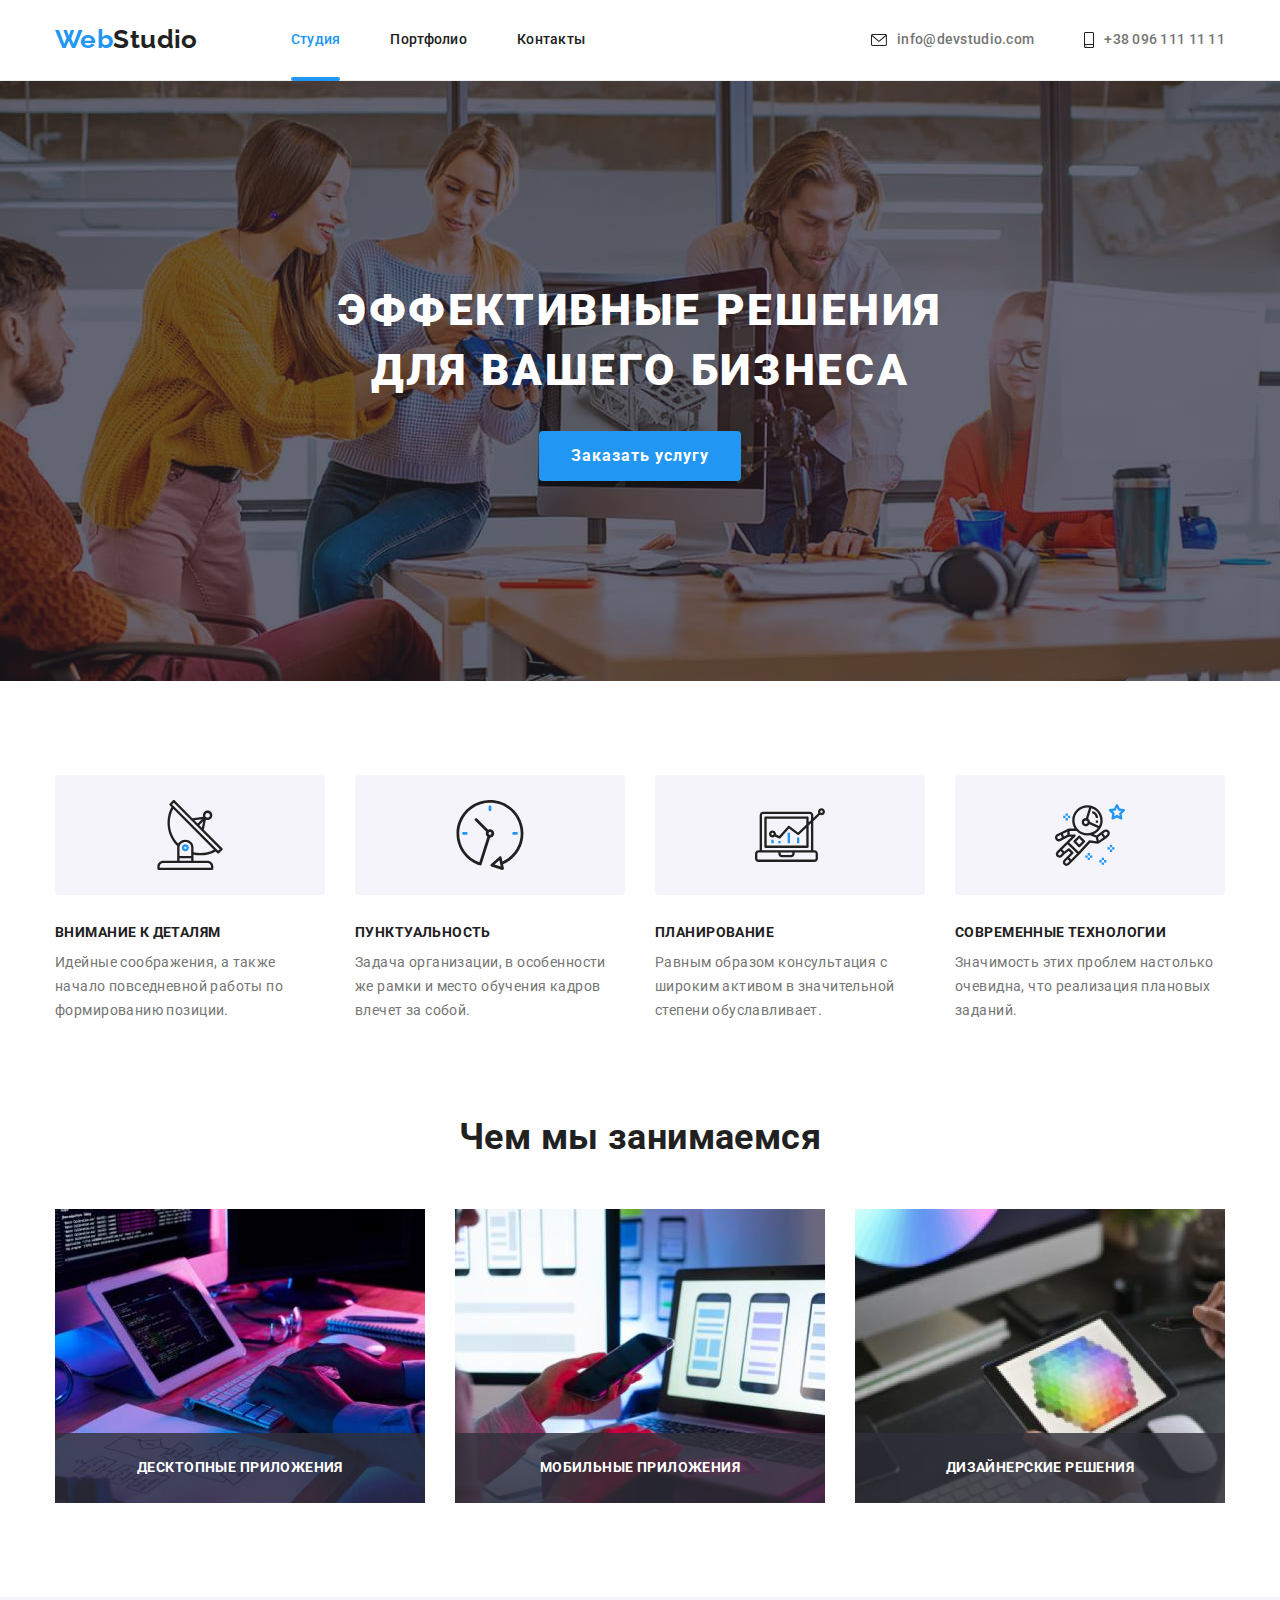
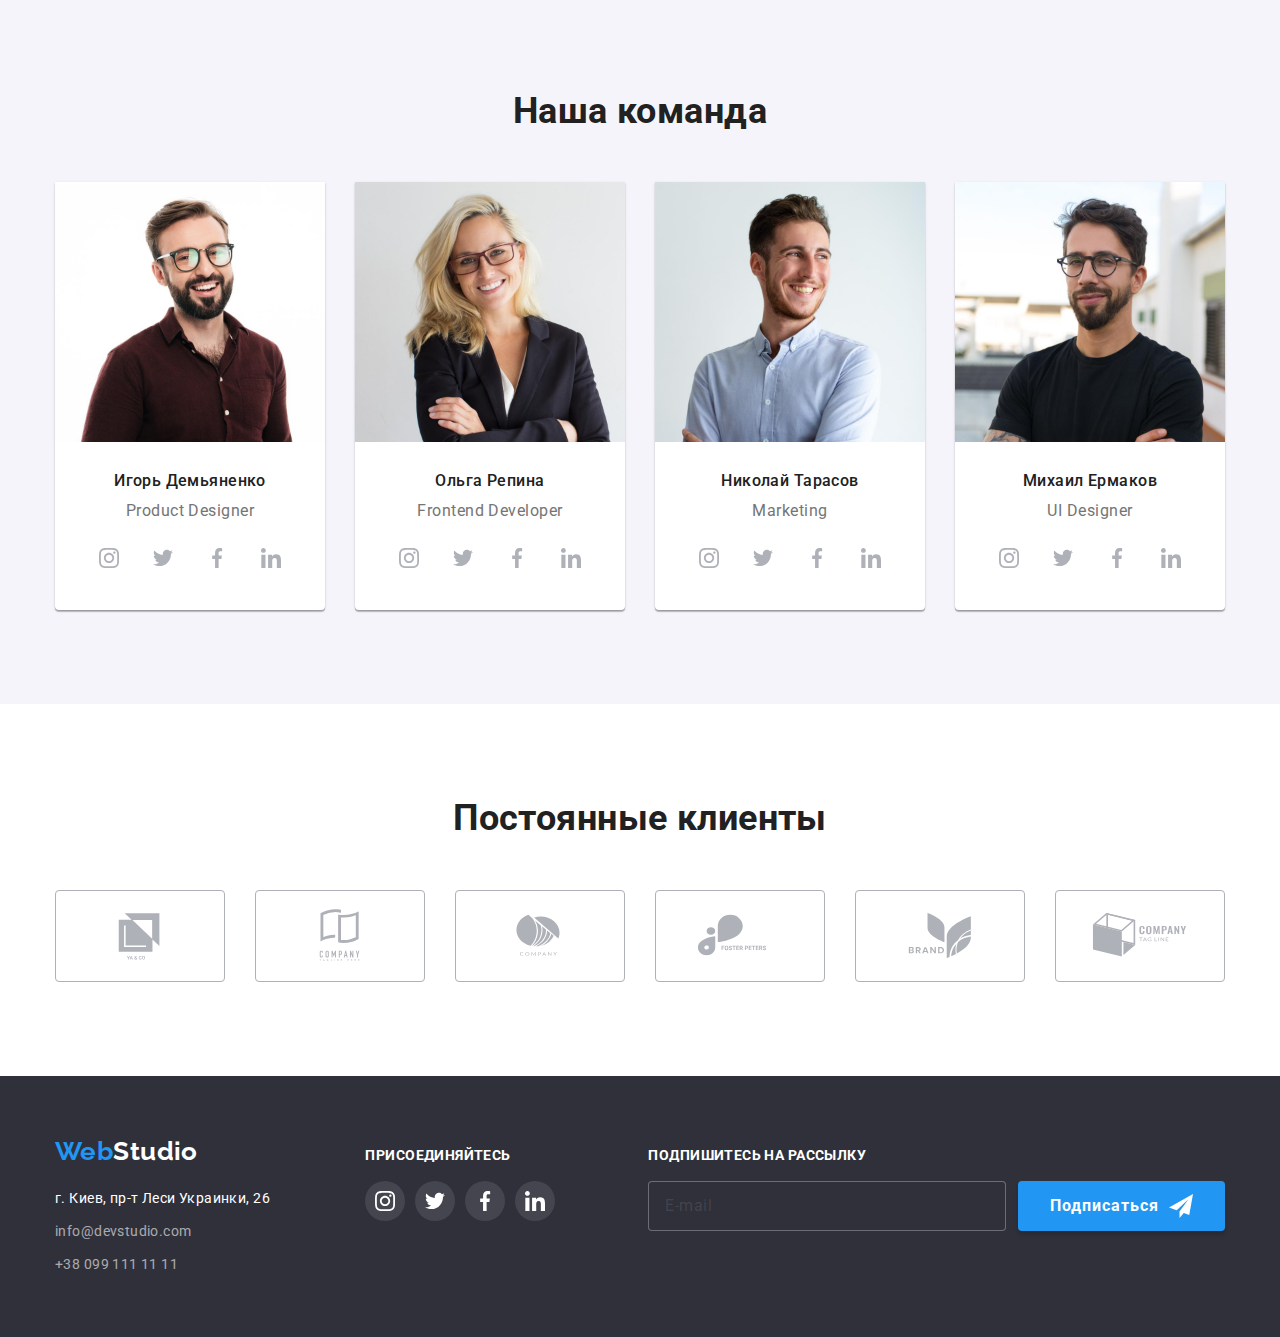
<file: index.html>
<!DOCTYPE html>
<html lang="ru">
  <head>
    <meta charset="UTF-8" />
    <meta http-equiv="X-UA-Compatible" content="IE=edge" />
    <meta name="viewport" content="width=device-width, initial-scale=1.0" />
    <title>Студия</title>
    <link
      rel="stylesheet"
      href="https://cdnjs.cloudflare.com/ajax/libs/modern-normalize/1.0.0/modern-normalize.min.css"
    />
    <link
      href="https://fonts.googleapis.com/css2?family=Raleway:wght@700&family=Roboto:wght@400;500;700;900&display=swap"
      rel="stylesheet"
    />
    <link
			rel="stylesheet"
			href="https://cdnjs.cloudflare.com/ajax/libs/animate.css/4.1.1/animate.min.css"
		/>

    <link rel="stylesheet" href="./css/main.min.css" />
  </head>
  <body>
    <!--Шапка сайта-->
    <header class="header">
      <div class="container header__container">
        <a class="logo site-nav__logo animate__animated animate__flip " href="./index.html">Web<span class="site-nav__logo--black">Studio</span>
        </a>
        <button class="burger" type="button" data-menu-button>
          <svg class="burger--icon" width="40" height="40">
            <use href="./images/sprite.svg#icon-burger"></use>
          </svg>
        </button>
        <nav class="site-nav">
          <ul class="nav">
            <li class="nav__item">
              <a class="nav__link nav__link--current" href="">Студия</a>
            </li>
            <li class="nav__item">
              <a class="nav__link " href="./portfolio.html">Портфолио</a>
            </li>
            <li class="nav__item"><a class="nav__link" href="/">Контакты</a></li>
          </ul>
        </nav>
    
        <ul class="contacts">
          <li class="contacts__item">
            <a class="contacts__link" href="mailto:info@devstudio.com">
              <svg class="contacts__icon" width="16" height="12">
                <use href="./images/sprite.svg#icon-envelope"></use>
              </svg>
              info@devstudio.com</a>
          </li>
          <li class="contacts__item">
            <a class="contacts__link" href="tel:+380961111111">
              <svg class="contacts__icon" width="10" height="16">
                <use href="./images/sprite.svg#icon-smartphone"></use>
              </svg>
              +38 096 111 11 11</a>
          </li>
        </ul>
      </div>
         
      <div class="mobile-menu" data-menu>
        <button class="mobile--close" type="button" data-menu-close>
          <svg width="40" height="40">
            <use href="./images/sprite.svg#icon-close-black"></use>
          </svg>
        </button>
        <nav class="mobile__site-nav">
          <ul class="mobile-nav">
            <li class="mobile-nav__item">
              <a class="mobile-nav__link mobile-nav__link--current" href="./index.html">Студия</a>
            </li>
            <li class="mobile-nav__item">
              <a class="mobile-nav__link " href="./portfolio.html">Портфолио</a>
            </li>
            <li class="mobile-nav__item"><a class="mobile-nav__link" href="/">Контакты</a></li>
          </ul>
        </nav>
    
        <div>
          <ul class="mobile-contacts">
            <li class="mobile-contacts__item">
              <a class="mobile-contacts__link mobile-contacts__link--accent" href="tel:+380961111111">
                +38 096 111 11 11</a>
            </li>
    
            <li class="mobile-contacts__item">
              <a class="mobile-contacts__link" href="mailto:info@devstudio.com">
                info@devstudio.com</a>
            </li>
          </ul>
    
          <ul class="social-mobile">
            <li class="social-mobile__item">
              <a class="social-mobile__link" href="">Instagram</a>
            </li>
            <li class="social-mobile__item"><a class="social-mobile__link" href="">Twitter</a></li>
            <li class="social-mobile__item"><a class="social-mobile__link" href="">Facebook</a></li>
            <li class="social-mobile__item"><a class="social-mobile__link" href="">LinkedIn</a></li>
          </ul>
        </div>
      </div>
    </header>
      
      </div>
    </header>

    <main>
      <!--Герой-->
      <section class="hero">
        <div class="container">
          <h1 class="hero__title">
            Эффективные решения<br />
            для вашего бизнеса
          </h1>
          <button class="btn" type="button" data-modal-open>Заказать услугу</button>
        </div>
      </section>
      <!--Преимущества-->
      <section class="section features__section">
        <div class="container">
          <h2 class="section__title section__title--visually-hidden">Преимущества</h2>
          <ul class="features">
            <li class="features__item">
              <div class="features__thumb">
                <svg width="70" height="70">
                  <use href="./images/sprite.svg#icon-antenna"></use>
                </svg>
              </div>
              <h3 class="features__title">Внимание к деталям</h3>
              <p class="features__text">
                Идейные соображения, а также начало повседневной работы по формированию позиции.
              </p>
            </li>

            <li class="features__item">
              <div class="features__thumb">
                <svg width="70" height="70">
                  <use href="./images/sprite.svg#icon-clock"></use>
                </svg>
              </div>
              <h3 class="features__title">Пунктуальность</h3>
              <p class="features__text">
                Задача организации, в особенности же рамки и место обучения кадров влечет за собой.
              </p>
            </li>

            <li class="features__item">
              <div class="features__thumb">
                <svg width="70" height="70">
                  <use href="./images/sprite.svg#icon-diagram"></use>
                </svg>
              </div>
              <h3 class="features__title">Планирование</h3>
              <p class="features__text">
                Равным образом консультация с широким активом в значительной степени обуславливает.
              </p>
            </li>

            <li class="features__item">
              <div class="features__thumb">
                <svg width="70" height="70">
                  <use href="./images/sprite.svg#icon-astronaut"></use>
                </svg>
              </div>
              <h3 class="features__title">Современные технологии</h3>
              <p class="features__text">
                Значимость этих проблем настолько очевидна, что реализация плановых заданий.
              </p>
            </li>
          </ul>
        </div>
      </section>
      <!--Примеры работ-->
      <section class="section examples__section">
        <div class="container">
          <h2 class="section__title">Чем мы занимаемся</h2>
          <ul class="examples">
            <li class="examples__item">
              <picture>
                <source
                  media="(min-width: 1200px)"
                  srcset="./images/desktop.jpg 1x, ./images/desktop2x.jpg 2x"
                />
                <img src="#" alt="Мужчина печатает на клавиатуре" />
              </picture>

              <p class="examples__text">Десктопные приложения</p>
            </li>
            <li class="examples__item">
              <picture>
                <source
                  media="(min-width: 1200px)"
                  srcset="./images/mobile.jpg 1x, ./images/mobile2x.jpg 2x"
                />

                <img src="#" alt="Женщина сидит за ноутбуком с телефоном в руке" />
              </picture>

              <p class="examples__text">Мобильные приложения</p>
            </li>
            <li class="examples__item">
              <picture>
                <source
                  media="(min-width: 1200px)"
                  srcset="./images/design.jpg 1x, ./images/design2x.jpg 2x"
                />

                <img src="#" alt="Человек рисует на планшете" />
              </picture>

              <p class="examples__text">Дизайнерские решения</p>
            </li>
          </ul>
        </div>
      </section>
      <!--Команда-->
      <section class="section team__section">
        <div class="container">
          <h2 class="section__title">Наша команда</h2>
          <ul class="team">
            <li class="team__item">
              <picture>
                <source
                  media="(min-width: 1200px)"
                  srcset="./images/worker1.jpg 1x, ./images/worker1-desktop2x.jpg 2x"
                />

                <source
                  media="(min-width: 768px)"
                  srcset="./images/worker-1-tablet.jpg 1x, ./images/worker-1-tablet2x.jpg 2x"
                />

                <source
                  srcset="./images/worker-1-mobile.jpg 1x, ./images/worker-1-mobile2x.jpg 2x"
                />

                <img class="team__img" src="#" alt="Игорь Демьяненко" />
              </picture>

              <div class="team__box">
                <h3 class="team__title">Игорь Демьяненко</h3>
                <p class="team__text">Product Designer</p>

                <ul class="social">
                  <li class="social__item">
                    <a class="social__link" href="">
                      <svg width="20" height="20">
                        <use href="./images/sprite.svg#icon-instagram"></use>
                      </svg>
                    </a>
                  </li>

                  <li class="social__item">
                    <a class="social__link" href="">
                      <svg width="20" height="20">
                        <use href="./images/sprite.svg#icon-twitter"></use>
                      </svg>
                    </a>
                  </li>
                  <li class="social__item">
                    <a class="social__link" href="">
                      <svg width="20" height="20">
                        <use href="./images/sprite.svg#icon-facebook"></use>
                      </svg>
                    </a>
                  </li>
                  <li class="social__item">
                    <a class="social__link" href="">
                      <svg width="20" height="20">
                        <use href="./images/sprite.svg#icon-linkedin"></use>
                      </svg>
                    </a>
                  </li>
                </ul>
              </div>
            </li>
            <li class="team__item">
              <picture>
                <source
                  media="(min-width: 1200px)"
                  srcset="./images/worker2.jpg 1x, ./images/worker2-desktop2x.jpg 2x"
                />

                <source
                  media="(min-width: 768px)"
                  srcset="./images/worker-2-tablet.jpg 1x, ./images/worker-2-tablet2x.jpg 2x"
                />

                <source
                  srcset="./images/worker-2-mobile.jpg 1x, ./images/worker-2-mobile2x.jpg 2x"
                />

                <img class="team__img" src="#" alt="Ольга Репина" />
              </picture>

              <div class="team__box">
                <h3 class="team__title">Ольга Репина</h3>
                <p class="team__text">Frontend Developer</p>

                <ul class="social">
                  <li class="social__item">
                    <a class="social__link" href="">
                      <svg width="20" height="20">
                        <use href="./images/sprite.svg#icon-instagram"></use>
                      </svg>
                    </a>
                  </li>

                  <li class="social__item">
                    <a class="social__link" href="">
                      <svg width="20" height="20">
                        <use href="./images/sprite.svg#icon-twitter"></use>
                      </svg>
                    </a>
                  </li>
                  <li class="social__item">
                    <a class="social__link" href="">
                      <svg width="20" height="20">
                        <use href="./images/sprite.svg#icon-facebook"></use>
                      </svg>
                    </a>
                  </li>
                  <li class="social__item">
                    <a class="social__link" href="">
                      <svg width="20" height="20">
                        <use href="./images/sprite.svg#icon-linkedin"></use>
                      </svg>
                    </a>
                  </li>
                </ul>
              </div>
            </li>
            <li class="team__item">
              <picture>
                <source
                  media="(min-width: 1200px)"
                  srcset="./images/worker3.jpg 1x, ./images/worker3-desktop2x.jpg 2x"
                />

                <source
                  media="(min-width: 768px)"
                  srcset="./images/worker-3-tablet.jpg 1x, ./images/worker-3-tablet2x.jpg 2x"
                />

                <source
                  srcset="./images/worker-3-mobile.jpg 1x, ./images/worker-3-mobile2x.jpg 2x"
                />

                <img class="team__img" src="#" alt="Николай Тарасов" />
              </picture>

              <div class="team__box">
                <h3 class="team__title">Николай Тарасов</h3>
                <p class="team__text">Marketing</p>

                <ul class="social">
                  <li class="social__item">
                    <a class="social__link" href="">
                      <svg width="20" height="20">
                        <use href="./images/sprite.svg#icon-instagram"></use>
                      </svg>
                    </a>
                  </li>

                  <li class="social__item">
                    <a class="social__link" href="">
                      <svg width="20" height="20">
                        <use href="./images/sprite.svg#icon-twitter"></use>
                      </svg>
                    </a>
                  </li>
                  <li class="social__item">
                    <a class="social__link" href="">
                      <svg width="20" height="20">
                        <use href="./images/sprite.svg#icon-facebook"></use>
                      </svg>
                    </a>
                  </li>
                  <li class="social__item">
                    <a class="social__link" href="">
                      <svg width="20" height="20">
                        <use href="./images/sprite.svg#icon-linkedin"></use>
                      </svg>
                    </a>
                  </li>
                </ul>
              </div>
            </li>
            <li class="team__item">
              <picture>
                <source
                  media="(min-width: 1200px)"
                  srcset="./images/worker4.jpg 1x, ./images/worker4-desktop2x.jpg 2x"
                />

                <source
                  media="(min-width: 768px)"
                  srcset="./images/worker-4-tablet.jpg 1x, ./images/worker-4-tablet2x.jpg 2x"
                />
                <source
                  srcset="./images/worker-4-mobile.jpg 1x, ./images/worker-4-mobile2x.jpg 2x"
                />

                <img class="team__img" src="#" alt="Михаил Ермаков" />
              </picture>

              <div class="team__box">
                <h3 class="team__title">Михаил Ермаков</h3>
                <p class="team__text">UI Designer</p>

                <ul class="social">
                  <li class="social__item">
                    <a class="social__link" href="">
                      <svg width="20" height="20">
                        <use href="./images/sprite.svg#icon-instagram"></use>
                      </svg>
                    </a>
                  </li>

                  <li class="social__item">
                    <a class="social__link" href="">
                      <svg width="20" height="20">
                        <use href="./images/sprite.svg#icon-twitter"></use>
                      </svg>
                    </a>
                  </li>
                  <li class="social__item">
                    <a class="social__link" href="">
                      <svg width="20" height="20">
                        <use href="./images/sprite.svg#icon-facebook"></use>
                      </svg>
                    </a>
                  </li>
                  <li class="social__item">
                    <a class="social__link" href="">
                      <svg width="20" height="20">
                        <use href="./images/sprite.svg#icon-linkedin"></use>
                      </svg>
                    </a>
                  </li>
                </ul>
              </div>
            </li>
          </ul>
        </div>
      </section>

      <!-- Клиенты -->

      <section class="section">
        <div class="container">
          <h2 class="section__title">Постоянные клиенты</h2>
          <ul class="clients">
            <li class="clients__item">
              <a class="clients__link" href="">
                <svg width="106" height="60">
                  <use href="./images/sprite.svg#icon-Logo"></use>
                </svg>
                </a>
            </li>

            <li class="clients__item">
              <a class="clients__link" href="">
                <svg width="106" height="60">
                  <use href="./images/sprite.svg#icon-Logo-1"></use>
                </svg>
              </a>
            </li>

            <li class="clients__item">
              <a class="clients__link" href="">
                <svg width="106" height="60">
                  <use href="./images/sprite.svg#icon-Logo-2"></use>
                </svg>
              </a>
            </li>

            <li class="clients__item">
              <a class="clients__link" href="">
                <svg width="106" height="60">
                  <use href="./images/sprite.svg#icon-Logo-3"></use>
                </svg>
              </a>
            </li>

            <li class="clients__item">
              <a class="clients__link" href="">
                <svg width="106" height="60">
                  <use href="./images/sprite.svg#icon-Logo-4"></use>
                </svg>
              </a>
            </li>

            <li class="clients__item">
              <a class="clients__link" href="">
                <svg width="106" height="60">
                  <use href="./images/sprite.svg#icon-Logo-5"></use>
                </svg>
              </a>
            </li>
          </ul>
        </div>
      </section>
    </main>

    <!--Футер-->
    <footer class="footer">
      <div class="container footer__container">
        <div class="footer__address">
          <address class="address">
            <ul class="address__list">
              <li class="logo__item">
                <a class="logo footer__logo" href="./index.html"
                  >Web<span class="footer__logo--white">Studio</span></a
                >
              </li>
              <li class="address__item">
                <a
                  class="address__map"
                  href="https://goo.gl/maps/3WPsY9RrGQSS8nbc8"
                  target="_blank"
                  rel="noreferrer noopener"
                  >г. Киев, пр-т Леси Украинки, 26</a
                >
              </li>
              <li class="address__item">
                <a class="address__link" href="mailto:info@devstudio.com">info@devstudio.com</a>
              </li>
              <li class="address__item">
                <a class="address__link" href="tel:+380991111111">+38 099 111 11 11</a>
              </li>
            </ul>
          </address>
        </div>

        <div class="footer__box">
          <p class="footer__text">присоединяйтесь</p>
          <ul class="footer__social">
            <li class="footer__social-item">
              <a class="footer__social-link" href="">
                <svg width="20" height="20">
                  <use href="./images/sprite.svg#icon-instagram"></use>
                </svg>
              </a>
            </li>

            <li class="footer__social-item">
              <a class="footer__social-link" href="">
                <svg width="20" height="20">
                  <use href="./images/sprite.svg#icon-twitter"></use>
                </svg>
              </a>
            </li>
            <li class="footer__social-item">
              <a class="footer__social-link" href="">
                <svg width="20" height="20">
                  <use href="./images/sprite.svg#icon-facebook"></use>
                </svg>
              </a>
            </li>
            <li class="footer__social-item">
              <a class="footer__social-link" href="">
                <svg width="20" height="20">
                  <use href="./images/sprite.svg#icon-linkedin"></use>
                </svg>
              </a>
            </li>
          </ul>
        </div>

        <div class="form__box">
          <p class="footer__text">Подпишитесь на рассылку</p>

          <form class="footer__form">
            <label class="footer__label" for="mail"></label>
            <input class="footer__input" type="email" name="mail" id="mail" placeholder="E-mail" />
            <button class="btn footer__btn" type="submit">
              Подписаться
              <svg class="btn__icon" width="24" height="24">
                <use href="./images/sprite.svg#icon-icon-send"></use>
              </svg>
            </button>
          </form>
        </div>
      </div>
    </footer>

    <!-- Модальное окно -->

    <div class="backdrop is-hidden" data-modal>
      <div class="modal">
        <button data-modal-close class="modal__btn modal__btn--accent">
          <svg width="18" height="18">
            <use href="./images/sprite.svg#icon-close-black"></use>
          </svg>
        </button>

        <form class="form">
          <h2 class="form__title">Оставьте свои данные, мы вам перезвоним</h2>

          <label class="form__field">
            Имя
            <input class="form__input" type="text" name="name" />
            <svg width="18" height="18" class="form__icon">
              <use href="./images/sprite.svg#icon-person-black"></use>
            </svg>
          </label>

          <label class="form__field">
            Телефон
            <input class="form__input" type="text" name="name" />
            <svg width="18" height="18" class="form__icon">
              <use href="./images/sprite.svg#icon-phone-black"></use>
            </svg>
          </label>

          <label class="form__field">
            Почта
            <input class="form__input" type="text" name="name" />
            <svg width="18" height="18" class="form__icon">
              <use href="./images/sprite.svg#icon-email-black"></use>
            </svg>
          </label>

          <label class="form__field"
            >Комментарий<textarea
              class="comment form__input"
              name="comment"
              placeholder="Введите текст"
            ></textarea>
          </label>

          <label class="checkbox__label">
            <input
              class="checkbox__input checkbox__input--visually-hidden"
              type="checkbox"
              name="policy"
            />
            <span class="checkbox__icon"></span>

            Соглашаюсь с рассылкой и принимаю
            <a class="form__link" href=""> Условия договора</a>
          </label>

          <button class="btn form__btn" type="submit">Отправить</button>
        </form>
      </div>
    </div>
    <script src="./js/mobile-menu.js"></script>
    <script src="./js/modal.js"></script>
  </body>
</html>
</file>
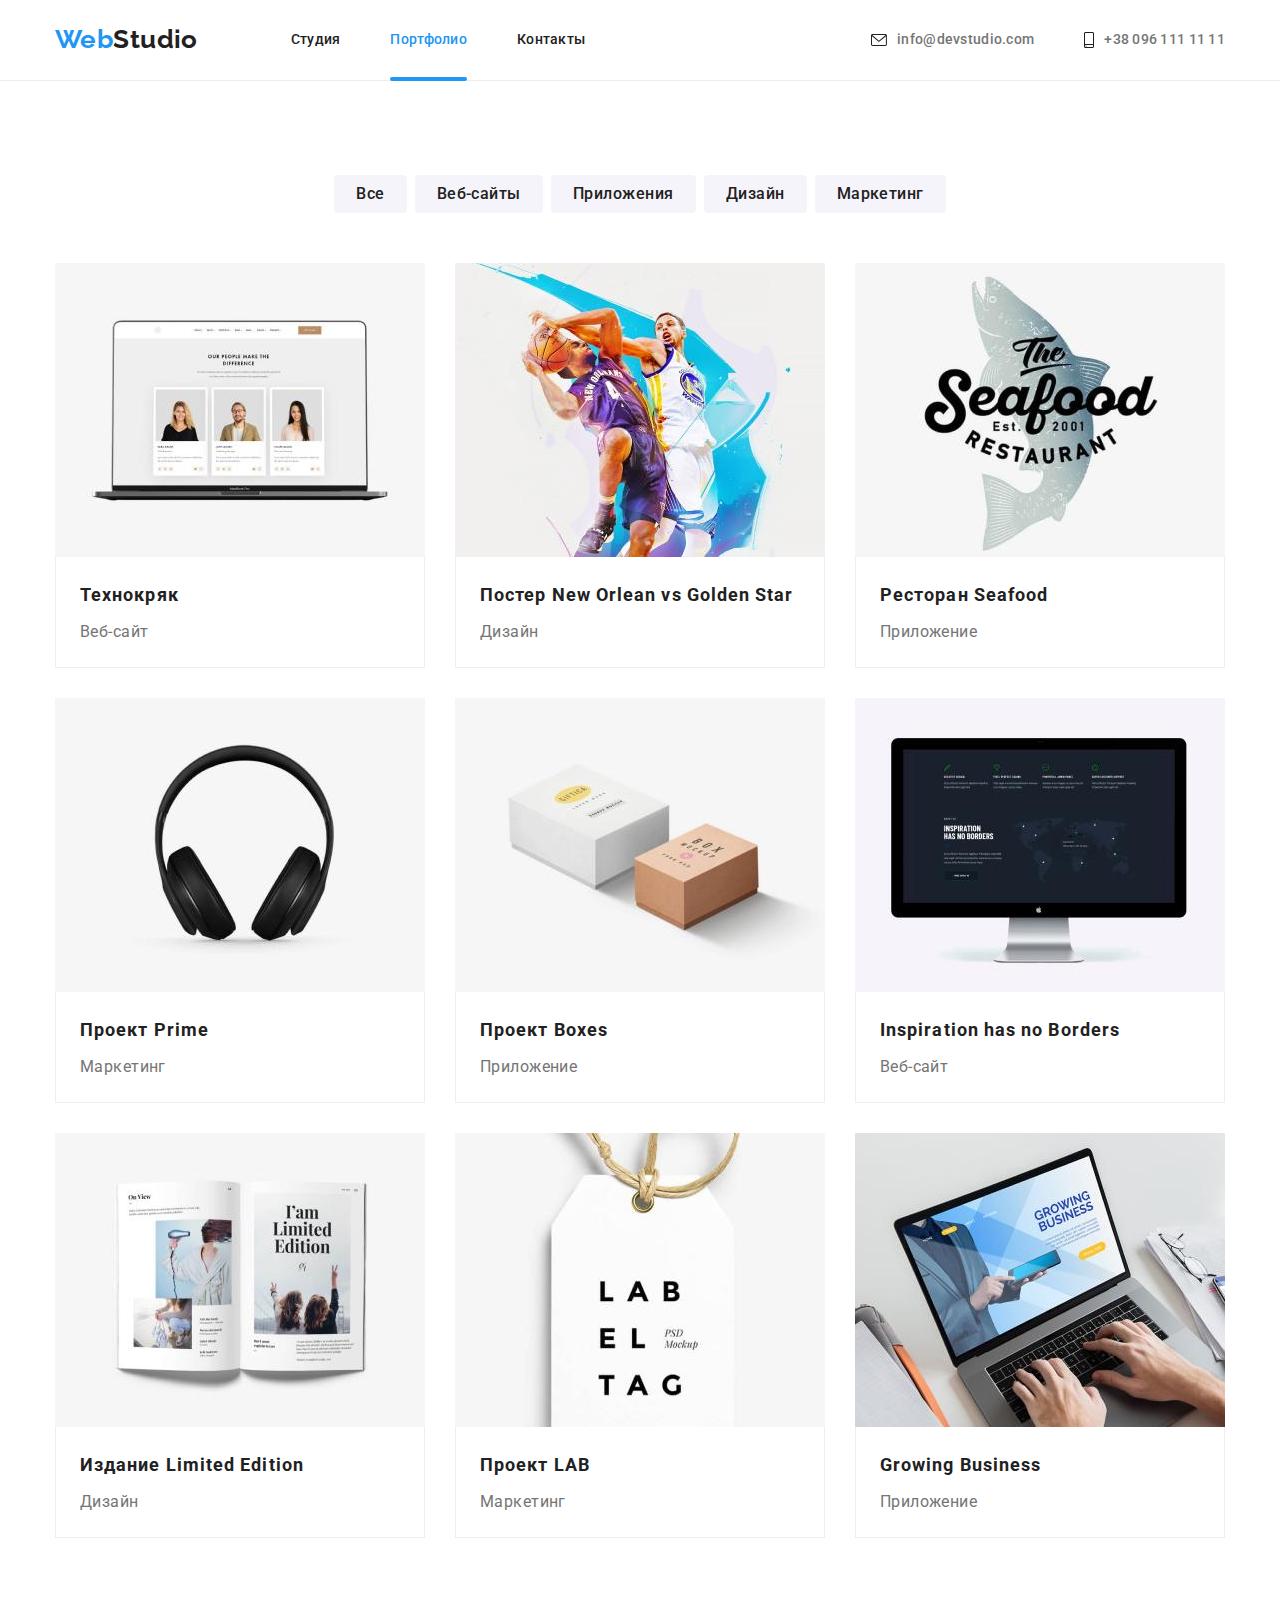
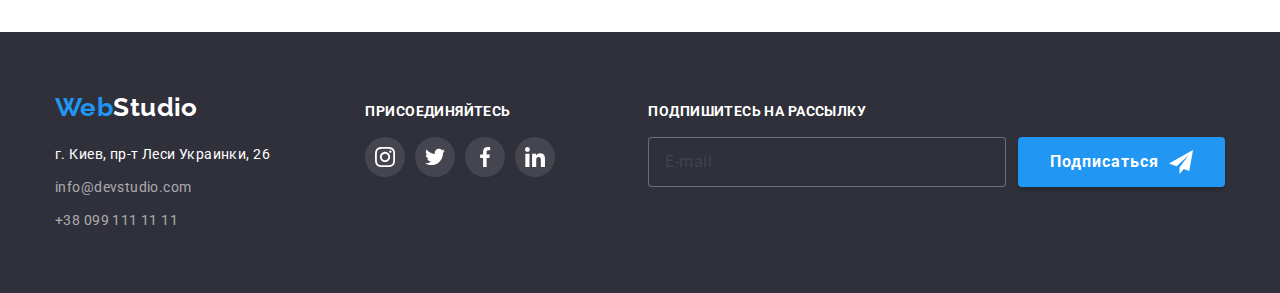
<file: portfolio.html>
<!DOCTYPE html>
<html lang="ru">
  <head>
    <meta charset="UTF-8" />
    <meta http-equiv="X-UA-Compatible" content="IE=edge" />
    <meta name="viewport" content="width=device-width, initial-scale=1.0" />
    <title>Портфолио</title>
    <link
      rel="stylesheet"
      href="https://cdnjs.cloudflare.com/ajax/libs/modern-normalize/1.0.0/modern-normalize.min.css"
    />
    <link
      href="https://fonts.googleapis.com/css2?family=Raleway:wght@700&family=Roboto:wght@400;500;700;900&display=swap"
      rel="stylesheet"
    />
    <link
			rel="stylesheet"
			href="https://cdnjs.cloudflare.com/ajax/libs/animate.css/4.1.1/animate.min.css"
		/>
    <link rel="stylesheet" href="./css/main.min.css" />
  </head>
  <body>
    <!--Шапка сайта-->

    <header class="header">
      <div class="container header__container">
        <a class="logo site-nav__logo animate__animated animate__flip" href="./index.html"
          >Web<span class="site-nav__logo--black">Studio</span>
        </a>
        <button class="burger" type="button" data-menu-button>
          <svg class="burger--icon" width="40" height="40">
            <use href="./images/sprite.svg#icon-burger"></use>
          </svg>
        </button>
        <nav class="site-nav">
          <ul class="nav">
            <li class="nav__item">
              <a class="nav__link" href="./index.html">Студия</a>
            </li>
            <li class="nav__item">
              <a class="nav__link nav__link--current" href="">Портфолио</a>
            </li>
            <li class="nav__item"><a class="nav__link" href="/">Контакты</a></li>
          </ul>
        </nav>

        <ul class="contacts">
          <li class="contacts__item">
            <a class="contacts__link" href="mailto:info@devstudio.com">
              <svg class="contacts__icon" width="16" height="12">
                <use href="./images/sprite.svg#icon-envelope"></use>
              </svg>
              info@devstudio.com</a
            >
          </li>
          <li class="contacts__item">
            <a class="contacts__link" href="tel:+380961111111">
              <svg class="contacts__icon" width="10" height="16">
                <use href="./images/sprite.svg#icon-smartphone"></use>
              </svg>
              +38 096 111 11 11</a
            >
          </li>
        </ul>
      </div>

     
      <div class="mobile-menu" data-menu>
        <button class="mobile--close" type="button" data-menu-close>
          <svg width="40" height="40">
            <use href="./images/sprite.svg#icon-close-black"></use>
          </svg>
        </button>
        <nav class="mobile__site-nav">
          <ul class="mobile-nav">
            <li class="mobile-nav__item">
              <a class="mobile-nav__link" href="./index.html">Студия</a>
            </li>
            <li class="mobile-nav__item">
              <a class="mobile-nav__link mobile-nav__link--current" href="./portfolio.html"
                >Портфолио</a
              >
            </li>
            <li class="mobile-nav__item"><a class="mobile-nav__link" href="/">Контакты</a></li>
          </ul>
        </nav>

        <div>
          <ul class="mobile-contacts">
            <li class="mobile-contacts__item">
              <a
                class="mobile-contacts__link mobile-contacts__link--accent"
                href="tel:+380961111111"
              >
                +38 096 111 11 11</a
              >
            </li>

            <li class="mobile-contacts__item">
              <a class="mobile-contacts__link" href="mailto:info@devstudio.com">
                info@devstudio.com</a
              >
            </li>
          </ul>

          <ul class="social-mobile">
            <li class="social-mobile__item">
              <a class="social-mobile__link" href="">Instagram</a>
            </li>
            <li class="social-mobile__item"><a class="social-mobile__link" href="">Twitter</a></li>
            <li class="social-mobile__item"><a class="social-mobile__link" href="">Facebook</a></li>
            <li class="social-mobile__item"><a class="social-mobile__link" href="">LinkedIn</a></li>
          </ul>
        </div>
      </div>
    </header>

    <main>
      <!--Фильтр-->
      <section class="section">
        <div class="container">
          <h1 class="section__title section__title--visually-hidden">Портфолио</h1>

          <ul class="filter">
            <li class="filter__item"><button class="filter__btn" type="button">Все</button></li>
            <li class="filter__item">
              <button class="filter__btn" type="button">Веб-сайты</button>
            </li>
            <li class="filter__item">
              <button class="filter__btn" type="button">Приложения</button>
            </li>
            <li class="filter__item"><button class="filter__btn" type="button">Дизайн</button></li>
            <li class="filter__item">
              <button class="filter__btn" type="button">Маркетинг</button>
            </li>
          </ul>

          <!-- Проекты -->

          <ul class="projects">
            <li class="projects__item">
              <a class="projects__link" href="">
                <div class="projects__card-box">
                  <picture>
                    <source
                      media="(min-width: 1200px)"
                      srcset="./images/techno.jpg 1x, ./images/techno2x.jpg 2x"
                    />

                    <source
                      media="(min-width: 768px)"
                      srcset="./images/techno-tablet.jpg 1x, ./images/techno-tablet2x.jpg 2x"
                    />

                    <source
                      srcset="./images/techno-mobile.jpg 1x, ./images/techno-mobile2x.jpg 2x"
                    />

                    <img src="#" alt="Ноутбук с открытой страничкой сайта" />
                  </picture>

                  <p class="projects__overlay">
                    Технокряк это современная площадка распространения коронавируса. Компании
                    используют эту платформу для цифрового шпионажа и атак на защищённые сервера
                    конкурентов.
                  </p>
                </div>

                <div class="projects__box">
                  <h2 class="projects__title">Технокряк</h2>
                  <p class="projects__text">Веб-сайт</p>
                </div>
              </a>
            </li>

            <li class="projects__item">
              <a class="projects__link" href="">
                <div class="projects__card-box">
                  <picture>
                    <source
                      media="(min-width: 1200px)"
                      srcset="./images/basket.jpg 1x, ./images/basket2x.jpg 2x"
                    />

                    <source
                      media="(min-width: 768px)"
                      srcset="./images/basket-tablet.jpg 1x, ./images/basket-tablet2x.jpg 2x"
                    />

                    <source
                      srcset="./images/basket-mobile.jpg 1x, ./images/basket-mobile2x.jpg 2x"
                    />

                    <img src="#" alt="Постер с баскетболистами во время матча" />
                  </picture>

                  <p class="projects__overlay">
                    Технокряк это современная площадка распространения коронавируса. Компании
                    используют эту платформу для цифрового шпионажа и атак на защищённые сервера
                    конкурентов.
                  </p>
                </div>

                <div class="projects__box">
                  <h2 class="projects__title">Постер New Orlean vs Golden Star</h2>
                  <p class="projects__text">Дизайн</p>
                </div>
              </a>
            </li>

            <li class="projects__item">
              <a class="projects__link" href="">
                <div class="projects__card-box">
                  <picture>
                    <source
                      media="(min-width: 1200px)"
                      srcset="./images/fish.jpg 1x, ./images/fish2x.jpg 2x"
                    />
                    <source
                      media="(min-width: 768px)"
                      srcset="./images/fish-tablet.jpg 1x, ./images/fish-tablet2x.jpg 2x"
                    />

                    <source srcset="./images/fish-mobile.jpg 1x, ./images/fish-mobile2x.jpg 2x" />

                    <img src="#" alt="Логотип ресторана" />
                  </picture>

                  <p class="projects__overlay">
                    Технокряк это современная площадка распространения коронавируса. Компании
                    используют эту платформу для цифрового шпионажа и атак на защищённые сервера
                    конкурентов.
                  </p>
                </div>

                <div class="projects__box">
                  <h2 class="projects__title">Ресторан Seafood</h2>
                  <p class="projects__text">Приложение</p>
                </div>
              </a>
            </li>

            <li class="projects__item">
              <a class="projects__link" href="">
                <div class="projects__card-box">
                  <picture>
                    <source
                      media="(min-width: 1200px)"
                      srcset="./images/headphones.jpg 1x, ./images/headphones2x.jpg 2x"
                    />

                    <source
                      media="(min-width:768px)"
                      srcset="
                        ./images/headphones-tablet.jpg   1x,
                        ./images/headphones-tablet2x.jpg 2x
                      "
                    />

                    <source
                      srcset="./images/headphones-mobile.jpg 1x, ./images/headphones-mobile2x.jpg 2x"
                    />

                    <img src="#" alt="Наушники" />
                  </picture>

                  <p class="projects__overlay">
                    Технокряк это современная площадка распространения коронавируса. Компании
                    используют эту платформу для цифрового шпионажа и атак на защищённые сервера
                    конкурентов.
                  </p>
                </div>

                <div class="projects__box">
                  <h2 class="projects__title">Проект Prime</h2>
                  <p class="projects__text">Маркетинг</p>
                </div>
              </a>
            </li>

            <li class="projects__item">
              <a class="projects__link" href="">
                <div class="projects__card-box">
                  <picture>
                    <source
                      media="(min-width: 1200px)"
                      srcset="./images/boxes.jpg 1x, ./images/boxes2x.jpg 2x"
                    />

                    <source
                      media="(min-width: 768px)"
                      srcset="./images/boxes-tablet.jpg 1x, ./images/boxes-tablet2x.jpg 2x"
                    />

                    <source srcset="./images/boxes-mobile.jpg 1x, ./images/boxes-mobile2x.jpg 2x" />

                    <img src="#" alt="Две коробки" />
                  </picture>

                  <p class="projects__overlay">
                    Технокряк это современная площадка распространения коронавируса. Компании
                    используют эту платформу для цифрового шпионажа и атак на защищённые сервера
                    конкурентов.
                  </p>
                </div>

                <div class="projects__box">
                  <h2 class="projects__title">Проект Boxes</h2>
                  <p class="projects__text">Приложение</p>
                </div>
              </a>
            </li>

            <li class="projects__item">
              <a class="projects__link" href="">
                <div class="projects__card-box">
                  <picture>
                    <source
                      media="(min-width: 1200px)"
                      srcset="./images/monitor.jpg 1x, ./images/monitor2x.jpg 2x"
                    />

                    <source
                      media="(min-width: 768px)"
                      srcset="./images/monitor-tablet.jpg 1x, ./images/monitor-tablet2x.jpg 2x"
                    />

                    <source
                      srcset="./images/monitor-mobile.jpg 1x, ./images/monitor-mobile2x.jpg 2x"
                    />

                    <img src="#" alt="Монитор с открытой страничкой сайта" />
                  </picture>

                  <p class="projects__overlay">
                    Технокряк это современная площадка распространения коронавируса. Компании
                    используют эту платформу для цифрового шпионажа и атак на защищённые сервера
                    конкурентов.
                  </p>
                </div>

                <div class="projects__box">
                  <h2 class="projects__title">Inspiration has no Borders</h2>
                  <p class="projects__text">Веб-сайт</p>
                </div>
              </a>
            </li>

            <li class="projects__item">
              <a class="projects__link" href="">
                <div class="projects__card-box">
                  <picture>
                    <source
                      media="(min-width: 1200px)"
                      srcset="./images/magazine.jpg 1x, ./images/magazine2x.jpg 2x"
                    />

                    <source
                      media="(min-width: 768px)"
                      srcset="./images/magazine-tablet.jpg 1x, ./images/magazine-tablet2x.jpg 2x"
                    />

                    <source
                      srcset="./images/magazine-mobile.jpg 1x, ./images/magazine-mobile2x.jpg 2x"
                    />

                    <img src="#" alt="Разворот журнала" />
                  </picture>

                  <p class="projects__overlay">
                    Технокряк это современная площадка распространения коронавируса. Компании
                    используют эту платформу для цифрового шпионажа и атак на защищённые сервера
                    конкурентов.
                  </p>
                </div>

                <div class="projects__box">
                  <h2 class="projects__title">Издание Limited Edition</h2>
                  <p class="projects__text">Дизайн</p>
                </div>
              </a>
            </li>

            <li class="projects__item">
              <a class="projects__link" href="">
                <div class="projects__card-box">
                  <picture>
                    <source
                      media="(min-width: 1200px)"
                      srcset="./images/lab.jpg 1x, ./images/lab2x.jpg 2x"
                    />

                    <source
                      media="(min-width: 768px)"
                      srcset="./images/lab-tablet.jpg 1x, ./images/lab-tablet2x.jpg 2x"
                    />

                    <source srcset="./images/lab-mobile.jpg 1x, ./images/lab-mobile2x.jpg 2x" />

                    <img src="#" alt="Бирка с надписью" />
                  </picture>

                  <p class="projects__overlay">
                    Технокряк это современная площадка распространения коронавируса. Компании
                    используют эту платформу для цифрового шпионажа и атак на защищённые сервера
                    конкурентов.
                  </p>
                </div>

                <div class="projects__box">
                  <h2 class="projects__title">Проект LAB</h2>
                  <p class="projects__text">Маркетинг</p>
                </div>
              </a>
            </li>

            <li class="projects__item">
              <a class="projects__link" href="">
                <div class="projects__card-box">
                  <picture>
                    <source
                      media="(min-width: 1200px)"
                      srcset="./images/business.jpg 1x, ./images/business2x.jpg 2x"
                    />

                    <source
                      media="(min-width: 768px)"
                      srcset="./images/business-tablet.jpg 1x, ./images/business-tablet2x.jpg 2x"
                    />

                    <source
                      srcset="./images/business-mobile.jpg 1x, ./images/business-mobile2x.jpg 2x"
                    />

                    <img src="#" alt="Руки на клавиатуре ноутбука" />
                  </picture>

                  <p class="projects__overlay">
                    Технокряк это современная площадка распространения коронавируса. Компании
                    используют эту платформу для цифрового шпионажа и атак на защищённые сервера
                    конкурентов.
                  </p>
                </div>

                <div class="projects__box">
                  <h2 class="projects__title">Growing Business</h2>
                  <p class="projects__text">Приложение</p>
                </div>
              </a>
            </li>
          </ul>
        </div>
      </section>
    </main>

    <!--Футер-->
    <footer class="footer">
      <div class="container footer__container">
        <div class="footer__address">
          <address class="address">
            <ul class="address__list">
              <li class="logo__item">
                <a class="logo footer__logo" href="./index.html"
                  >Web<span class="footer__logo--white">Studio</span></a
                >
              </li>
              <li class="address__item">
                <a
                  class="address__map"
                  href="https://goo.gl/maps/3WPsY9RrGQSS8nbc8"
                  target="_blank"
                  rel="noreferrer noopener"
                  >г. Киев, пр-т Леси Украинки, 26</a
                >
              </li>
              <li class="address__item">
                <a class="address__link" href="mailto:info@devstudio.com">info@devstudio.com</a>
              </li>
              <li class="address__item">
                <a class="address__link" href="tel:+380991111111">+38 099 111 11 11</a>
              </li>
            </ul>
          </address>
        </div>

        <div class="footer__box">
          <p class="footer__text">присоединяйтесь</p>
          <ul class="footer__social">
            <li class="footer__social-item">
              <a class="footer__social-link" href="">
                <svg width="20" height="20">
                  <use href="./images/sprite.svg#icon-instagram"></use>
                </svg>
              </a>
            </li>

            <li class="footer__social-item">
              <a class="footer__social-link" href="">
                <svg width="20" height="20">
                  <use href="./images/sprite.svg#icon-twitter"></use>
                </svg>
              </a>
            </li>
            <li class="footer__social-item">
              <a class="footer__social-link" href="">
                <svg width="20" height="20">
                  <use href="./images/sprite.svg#icon-facebook"></use>
                </svg>
              </a>
            </li>
            <li class="footer__social-item">
              <a class="footer__social-link" href="">
                <svg width="20" height="20">
                  <use href="./images/sprite.svg#icon-linkedin"></use>
                </svg>
              </a>
            </li>
          </ul>
        </div>

        <div class="form__box">
          <p class="footer__text">Подпишитесь на рассылку</p>

          <form class="footer__form">
            <label class="footer__label" for="mail"></label>
            <input class="footer__input" type="email" name="mail" id="mail" placeholder="E-mail" />
            <button class="btn footer__btn" type="submit">
              Подписаться
              <svg class="btn__icon" width="24" height="24">
                <use href="./images/sprite.svg#icon-icon-send"></use>
              </svg>
            </button>
          </form>
        </div>
      </div>
    </footer>
    <script src="./js/mobile-menu.js"></script>
    </body>
</html>
</file>
<file: css/main.min.css>
h1,h2,h3,h4,h5,h6,p{margin:0}ul{margin:0;padding:0;list-style:none}img{display:block;max-width:100%;height:auto}.section__title--visually-hidden,.checkbox__input--visually-hidden{position:absolute;clip:rect(0 0 0 0);width:1px;height:1px;margin:-1px}a{text-decoration:none;color:#212121}textarea{resize:none}body{font-size:14px;font-weight:400;line-height:1.71;letter-spacing:.03em;font-family:"Roboto",sans-serif;background-color:#fff;color:#757575}.container{padding-left:15px;padding-right:15px;margin-left:auto;margin-right:auto}@media screen and (min-width: 480px){.container{width:480px}}@media screen and (min-width: 768px){.container{width:768px}}@media screen and (min-width: 1200px){.container{width:1200px}}.section{padding-top:60px;padding-bottom:60px}@media screen and (min-width: 1200px){.section{padding-top:94px;padding-bottom:94px}}.section__title{font-weight:700;text-align:center;font-size:28px;line-height:0.84;margin-bottom:30px;color:#212121}@media screen and (min-width: 1200px){.section__title{margin-bottom:50px;font-size:36px;line-height:1.16}}header{border-bottom:1px solid #ececec}.header__container{display:flex;align-items:center;justify-content:space-between}.site-nav,.nav{display:flex;align-items:center}@media screen and (max-width: 767px){.site-nav,.nav{display:none}}.nav__item:not(:last-child){margin-right:50px}.nav__link{display:block;padding-bottom:32px;padding-top:32px}.nav__link,.contacts__link{font-weight:500;line-height:1.14;letter-spacing:0.02em;color:#212121;transition:250ms cubic-bezier(0.4, 0, 0.2, 1),fill 250ms cubic-bezier(0.4, 0, 0.2, 1)}.nav__link:hover,.nav__link:focus,.contacts__link:hover,.contacts__link:focus{color:#2196f3;fill:#2196f3}@media screen and (min-width: 768px) and (max-width: 1200px){.contacts{margin-left:auto}}@media screen and (max-width: 767px){.contacts{display:none}}@media screen and (min-width: 1200px){.contacts{display:flex;margin-left:auto;align-items:center}}@media screen and (min-width: 768px) and (max-width: 1200px){.contacts__item:not(:last-child){margin-bottom:10px}}@media screen and (min-width: 1200px){.contacts__item:not(:last-child){margin-right:50px}}.contacts__link{display:flex;align-items:center;color:#757575;fill:#212121}@media screen and (min-width: 1200px){.contacts__link{display:flex;justify-content:center;align-items:center;padding-top:32px;padding-bottom:32px}}@media screen and (min-width: 768px) and (max-width: 1200px){.contacts__link{font-size:12px}}.contacts__icon{margin-right:10px;justify-content:center;align-items:center;color:#757575}.nav__link--current{color:#2196f3;position:relative}.nav__link--current::after{position:absolute;display:block;content:"";width:100%;left:0;bottom:-1px;height:4px;background:#2196f3;border-radius:2px}.logo{display:block;font-size:24px;line-height:0.85;font-family:"Raleway",sans-serif;font-weight:700;cursor:pointer;color:#2196f3}@media screen and (min-width: 1200px){.logo{padding-top:24px;padding-bottom:25px;font-size:26px;line-height:1.19}}@media screen and (min-width: 768px){.site-nav__logo{margin-right:88px}}@media screen and (min-width: 1200px){.site-nav__logo{margin-right:93px}}.site-nav__logo--black{color:#212121}.burger{padding:0;line-height:0;border:none;background-color:#fff;cursor:pointer}.burger:hover,.burger:focus{fill:#2196f3}@media screen and (min-width: 768px){.burger{display:none}}@media screen and (min-width: 768px){.mobile-menu{display:none}}@media screen and (max-width: 767px){.mobile-menu{display:flex;flex-direction:column;justify-content:space-between;background-color:#fff;position:fixed;top:0;left:0;width:100%;height:100%;z-index:1;padding:48px 40px;transform:translateX(100%);transition:transform 250ms cubic-bezier(0.4, 0, 0.2, 1)}.mobile-menu.is-open{transform:translateX(0)}}.mobile--close{border:none;background-color:transparent;position:absolute;top:10px;right:15px;cursor:pointer}.mobile--close:hover,.mobile--close:focus{fill:#2196f3}@media screen and (min-width: 768px){.mobile--close{display:none}}.mobile-nav__item:not(:last-child){margin-bottom:32px}.mobile-nav__link{font-size:34px;font-weight:500;line-height:1.18;letter-spacing:.02em;color:#212121}.mobile-nav__link--current{color:#2196f3}.mobile-contacts{margin-bottom:64px}.mobile-contacts__item:not(:last-child){margin-bottom:32px}.mobile-contacts__link{font-size:20px;font-weight:500;line-height:1.2;letter-spacing:.02em}.mobile-contacts__link--accent{font-size:34px;color:#2196f3}.social-mobile{display:flex}.social-mobile__item:not(:last-child){margin-right:10px;border-right:1px solid rgba(33,33,33,0.2);padding-right:10px}.social-mobile__link{font-size:18px;font-weight:500;line-height:1.22;letter-spacing:.02em;color:#2196f3}.hero{text-align:center;background-color:#c4c4c4;background-repeat:no-repeat;background-size:cover;background-position:center;height:400px;margin-left:auto;margin-right:auto;padding-top:118px;padding-bottom:118px;background-image:linear-gradient(rgba(47,48,58,0.4), rgba(47,48,58,0.4)),url(../images/hero-mobile.jpg)}@media screen and (min-device-pixel-ratio: 2), (min-resolution: 192dpi), (min-resolution: 2dppx){.hero{background-image:linear-gradient(rgba(47,48,58,0.4), rgba(47,48,58,0.4)),url(../images/hero-mobile2x.jpg)}}@media screen and (min-width: 768px){.hero{background-image:linear-gradient(rgba(47,48,58,0.4), rgba(47,48,58,0.4)),url(../images/hero-tablet.jpg)}}@media screen and (min-width: 768px) and (min-device-pixel-ratio: 2), screen and (min-width: 768px) and (min-resolution: 192dpi), screen and (min-width: 768px) and (min-resolution: 2dppx){.hero{background-image:linear-gradient(rgba(47,48,58,0.4), rgba(47,48,58,0.4)),url(../images/hero-tablet2x.jpg)}}@media screen and (min-width: 1200px){.hero{padding-top:200px;padding-bottom:200px;background-image:linear-gradient(rgba(47,48,58,0.4), rgba(47,48,58,0.4)),url(../images/bg-hero.jpg);max-width:1600px;height:600px}}@media screen and (min-width: 1200px) and (min-device-pixel-ratio: 2), screen and (min-width: 1200px) and (min-resolution: 192dpi), screen and (min-width: 1200px) and (min-resolution: 2dppx){.hero{background-image:linear-gradient(rgba(47,48,58,0.4), rgba(47,48,58,0.4)),url(../images/hero-desktop2x.jpg)}}.hero__title{font-size:26px;font-weight:900;line-height:1.62;letter-spacing:.06em;text-align:center;text-transform:uppercase;margin-bottom:30px;text-transform:uppercase;color:#fff}@media screen and (min-width: 1200px){.hero__title{font-size:44px;line-height:1.36}}.btn{font-size:16px;font-weight:700;line-height:1.88;letter-spacing:.06em;min-width:200px;height:50px;padding:10px 32px;border-radius:4px;border:none;cursor:pointer;color:#fff;background-color:#2196f3;box-shadow:0px 4px 4px rgba(0,0,0,0.15);transition:background-color 250ms cubic-bezier(0.4, 0, 0.2, 1),box-shadow 250ms cubic-bezier(0.4, 0, 0.2, 1)}.btn:hover,.btn:focus{background-color:#188ce8}@media screen and (min-width: 1200px){.features__section{padding-bottom:0px}}@media screen and (min-width: 768px){.features{display:flex;flex-wrap:wrap;margin-left:-30px}}.festures__text{font-size:14px;font-weight:400;line-height:1.71;letter-spacing:.03em}@media screen and (max-width: 767px){.features__item{margin-top:0;margin-left:0;max-width:450px}.features__item:not(:last-child){margin-bottom:30px}}@media screen and (min-width: 768px){.features__item{flex-basis:calc(100% / 2 - 30px);margin-left:30px}}@media screen and (min-width: 1200px){.features__item{flex-basis:calc(100% / 4 - 30px)}}.features__thumb{display:flex;justify-content:center;align-items:center;height:120px;background-color:#f5f4fa;margin-bottom:30px;border-radius:4px}.features__title{font-size:14px;font-weight:700;line-height:1.14;letter-spacing:.03em;text-align:center;margin-bottom:10px;text-transform:uppercase;color:#212121}@media screen and (min-width: 768px){.features__title{text-align:left}}@media screen and (max-width: 1999px){.examples__section{display:none}}@media screen and (min-width: 1200px){.examples__section{display:block}}.examples{display:flex;flex-wrap:wrap;margin-top:calc(-1 * 30px);margin-left:calc(-1 * 30px)}.examples__item{margin-top:30px;margin-left:30px;flex-basis:calc(100% / 3 - 30px);position:relative}.examples__text{display:flex;justify-content:center;align-items:center;position:absolute;height:70px;width:100%;bottom:0;font-weight:700;line-height:1.14;letter-spacing:0.03em;text-transform:uppercase;color:#fff;background-color:rgba(47,48,58,0.8)}.team__section{background-color:#f5f4fa}.team{padding:0;text-align:center}@media screen and (min-width: 768px){.team{display:flex;flex-wrap:wrap;margin-top:-30px;margin-left:-30px}}.team__item{box-shadow:0px 1px 3px rgba(0,0,0,0.12),0px 1px 1px rgba(0,0,0,0.14),0px 2px 1px rgba(0,0,0,0.2);border-radius:0px 0px 4px 4px;overflow:hidden;background-color:#fff}@media screen and (max-width: 767px){.team__item:not(:last-child){margin-bottom:30px}}@media screen and (min-width: 768px){.team__item{margin-top:30px;margin-left:30px;flex-basis:calc(100% / 2 - 30px)}}@media screen and (min-width: 1200px){.team__item{flex-basis:calc(100% / 4 - 30px)}}.team__box{padding-top:30px;padding-bottom:30px}.team__title{margin-bottom:10px;font-weight:500;font-size:16px;line-height:1.18;color:#212121}.team__text{font-size:16px;font-weight:400;line-height:1.19;letter-spacing:.03em;margin-bottom:16px}.social{display:flex;justify-content:center}.social:not(:last-child){margin-right:10px}.social__link{display:flex;justify-content:center;align-items:center;width:44px;height:44px;fill:#afb1b8;border-radius:50%;transition:background-color 250ms cubic-bezier(0.4, 0, 0.2, 1),fill 250ms cubic-bezier(0.4, 0, 0.2, 1)}.social__link:hover,.social__link:focus{fill:#fff;background-color:#2196f3}.social__item:not(:last-child){margin-right:10px}.clients{display:flex;flex-wrap:wrap;margin:-15px}.clients__item{margin:15px;height:92px;flex-basis:calc((100% - 60px) / 2)}@media screen and (min-width: 768px){.clients__item{flex-basis:calc((100% - 90px) / 3)}}@media screen and (min-width: 1200px){.clients__item{flex-basis:calc((100% - 180px) / 6)}}.clients__link{display:flex;justify-content:center;align-items:center;width:100%;height:100%;border:1px solid #afb1b8;border-radius:4px;fill:#afb1b8;transition:fill 250ms cubic-bezier(0.4, 0, 0.2, 1),border 250ms cubic-bezier(0.4, 0, 0.2, 1)}.clients__link:hover,.clients__link:focus{border:1px solid #2196f3;fill:#2196f3}.footer{padding-top:60px;padding-bottom:60px;background-color:#2f303a}@media screen and (max-width: 767px){.footer{text-align:center}}@media screen and (min-width: 768px){.footer__container{display:flex;flex-wrap:wrap;justify-content:space-around;align-items:baseline}}@media screen and (min-width: 1200px){.footer__container{display:flex;align-items:baseline;flex-wrap:nowrap}}@media screen and (max-width: 1199px){.footer__address{text-align:center}}@media screen and (min-width: 1200px){.footer__address{margin-right:70px;flex-grow:1}}.address{font-style:normal}.address__item:not(:last-child){margin-bottom:9px}.address__map{color:#fff;transition:color 250ms cubic-bezier(0.4, 0, 0.2, 1)}.address__map:hover,.address__map:focus{color:#2196f3}.address__link{color:rgba(255,255,255,0.6);transition:color 250ms cubic-bezier(0.4, 0, 0.2, 1)}.address__link:hover,.address__link:focus{color:#2196f3}.footer__box{display:inline-block}@media screen and (max-width: 767px){.footer__box{margin-bottom:60px;margin-top:60px}}@media screen and (min-width: 1200px){.footer__box{margin-right:93px}}.footer__text{margin-bottom:20px;font-weight:700;font-size:14px;line-height:0.87;text-transform:uppercase;color:#fff}@media screen and (max-width: 1199px){.footer__text{text-align:center}}.footer__social{display:flex;justify-content:center}.footer__social-item:not(:last-child){margin-right:10px}.footer__social-link{display:flex;justify-content:center;align-items:center;width:40px;height:40px;fill:#fff;background-color:rgba(255,255,255,0.1);border-radius:50%;transition:background-color 250ms cubic-bezier(0.4, 0, 0.2, 1),fill 250ms cubic-bezier(0.4, 0, 0.2, 1)}.footer__social-link:hover,.footer__social-link:focus{fill:#fff;background-color:#2196f3;border-radius:50%}.footer__logo{font-family:"Raleway",sans-serif;display:block;padding:0}.footer__logo--white{color:#fff}.logo__item{margin-bottom:20px}.form__box{margin:0 auto}@media screen and (min-width: 768px) and (max-width: 1199px){.form__box{margin-top:60px}}@media screen and (max-width: 1199px){.footer__form{text-align:center;flex-direction:column}}@media screen and (min-width: 1200px){.footer__form{display:flex}}.footer__input{width:100%;min-height:50px;padding:15px 16px;border:1px solid rgba(255,255,255,0.3);filter:0px 4px 4px rgba(0,0,0,0.15);border-radius:4px;background-color:#2f303a;color:#f5f4fa;display:inline-block;margin-right:12px}@media screen and (min-width: 768px){.footer__input{width:450px}}@media screen and (min-width: 1200px){.footer__input{width:358px}}.footer__input::placeholder{font-size:16px;line-height:1.25;align-items:center;letter-spacing:0.03em;color:rgba(255,255,255,0.1)}@media screen and (max-width: 1199px){.footer__btn{margin-top:20px;display:flex;margin-right:auto;margin-left:auto}}@media screen and (min-width: 768px){.footer__btn{display:flex;justify-content:center;align-items:center}}.btn__icon{margin-left:10px;fill:#fff}.backdrop{position:fixed;top:0;left:0;width:100%;height:100%;overflow-y:scroll;background-color:rgba(0,0,0,0.2);opacity:1;transition:opacity 250ms cubic-bezier(0.4, 0, 0.2, 1),visibility 250ms cubic-bezier(0.4, 0, 0.2, 1);padding:15px}.backdrop.is-hidden .modal{transform:translate(-50%, -50%) scale(0.9);transition:transform 250ms cubic-bezier(0.4, 0, 0.2, 1)}.modal{width:100%;background-color:#fff;box-shadow:0px 1px 3px 0px 1px 3px rgba(0,0,0,0.12),0px 1px 1px rgba(0,0,0,0.14),0px 2px 1px rgba(0,0,0,0.2);border-radius:4px;opacity:1;transition:opacity 250ms cubic-bezier(0.4, 0, 0.2, 1),translate 250ms cubic-bezier(0.4, 0, 0.2, 1),transform 250ms cubic-bezier(0.4, 0, 0.2, 1)}@media screen and (max-width: 767px){.modal{max-width:450px;position:relative}}@media screen and (min-width: 768px) and (max-width: 1199px){.modal{max-width:450px;position:absolute;top:50%;left:50%;transform:translate(-50%, -50%) scale(1)}}@media screen and (min-width: 1200px){.modal{max-width:528px;position:absolute;top:50%;left:50%;transform:translate(-50%, -50%) scale(1)}}.modal__btn{display:flex;justify-content:center;align-items:center;position:absolute;top:8px;right:8px;border:1px solid rgba(0,0,0,0.1);background-color:#fff;border-radius:50%;width:30px;height:30px;cursor:pointer;padding:0;fill:#212121;transition:fill 250ms cubic-bezier(0.4, 0, 0.2, 1)}.modal__btn--accent:hover,.modal__btn--accent:focus{fill:#2196f3}.backdrop.is-hidden{opacity:0;pointer-events:none;visibility:hidden}.form{padding:40px;margin-left:auto;margin-right:auto}.form__title{font-size:17px;font-weight:700;line-height:1.18;letter-spacing:.03em;text-align:center;margin-bottom:12px;color:#212121}.form__field{font-size:12px;font-weight:400;line-height:1.17;letter-spacing:.01em;display:flex;flex-direction:column;margin-bottom:10px;position:relative;transition:border 250ms cubic-bezier(0.4, 0, 0.2, 1),fill 250ms cubic-bezier(0.4, 0, 0.2, 1)}.form__field:focus-within .form__input{outline:none;border:1px solid #2196f3}.form__field:focus-within .form__icon{fill:#2196f3}.form__input{margin-top:4px;border:1px solid rgba(33,33,33,0.2);border-radius:4px;padding:11px 12px;padding-left:40px}.form__icon{position:absolute;top:55%;left:11px;justify-content:center;align-items:center}.comment{padding:12px 16px;border:1px solid rgba(33,33,33,0.2);border-radius:4px;height:120px}.comment::placeholder{color:rgba(117,117,117,0.5);font-size:12px;line-height:0.85;letter-spacing:0.01em}.checkbox__label{display:flex;justify-content:center;align-items:center;font-size:14px;font-weight:400;line-height:1.71;letter-spacing:.03em;margin-bottom:30px}@media screen and (max-width: 1199px){.checkbox__label{font-size:12px;line-height:1.16}}.checkbox__icon{display:flex;align-items:center;margin-right:8px;width:16px;height:15px;border-radius:4px;border:2px solid #212121}.checkbox__input{display:flex;justify-content:center;align-items:center;margin-right:8px}.checkbox__input:checked+.checkbox__icon{border-color:#2196f3;background-color:#2196f3;background-image:url(../images/full-check.svg);background-size:contain;background-origin:border-box}.form__link{text-decoration-line:underline;color:#2196f3;margin-left:3px}.form__btn{padding:10px 55px;display:block;margin-left:auto;margin-right:auto;align-items:center;text-align:center}.filter{display:flex;flex-wrap:wrap}@media screen and (min-width: 1200px){.filter{justify-content:center;margin-bottom:50px}}@media screen and (max-width: 767px){.filter{margin-bottom:40px}}@media screen and (min-width: 768px) and (max-width: 1199px){.filter{justify-content:center;margin-bottom:30px}}@media screen and (max-width: 767px){.filter__item:not(:last-child){margin-right:8px}.filter__item:not(:last-child):nth-child(3){margin-right:0}}@media screen and (min-width: 768px){.filter__item:not(:last-child){margin-right:8px}}@media screen and (max-width: 767px){.filter__item:nth-child(-n+3){margin-bottom:15px}}.filter__btn{padding:6px 22px;font-size:16px;font-weight:500;line-height:1.63;letter-spacing:.03em;border:none;border-radius:4px;cursor:pointer;color:#212121;background-color:#f5f4fa;transition:background-color 250ms cubic-bezier(0.4, 0, 0.2, 1),color 250ms cubic-bezier(0.4, 0, 0.2, 1),box-shadow 250ms cubic-bezier(0.4, 0, 0.2, 1)}.filter__btn:hover,.filter__btn:focus{color:#fff;background-color:#2196f3;box-shadow:0px 3px 1px rgba(0,0,0,0.1),0px 1px 2px rgba(0,0,0,0.08),0px 2px 2px rgba(0,0,0,0.12)}@media screen and (min-width: 768px){.projects{display:flex;flex-wrap:wrap;margin-top:-30px;margin-left:-30px}}@media screen and (max-width: 767px){.projects__item{margin-bottom:30px}.projects__item:last-child{margin-bottom:0}}@media screen and (min-width: 768px){.projects__item{margin-top:30px;margin-left:30px;flex-basis:calc(100% / 2 - 30px)}}@media screen and (min-width: 1200px){.projects__item{flex-basis:calc(100% / 3 - 30px)}}.projects__link{display:block;transition:box-shadow 250ms cubic-bezier(0.4, 0, 0.2, 1)}.projects__link:hover,.projects__link:focus{box-shadow:0px 1px 1px rgba(0,0,0,0.12),0px 4px 4px rgba(0,0,0,0.06),1px 4px 6px rgba(0,0,0,0.16)}.projects__card-box{position:relative;overflow:hidden}.projects__overlay{position:absolute;font-size:18px;line-height:1.56;letter-spacing:0.03em;color:#fff;background:rgba(33,150,243,0.9);justify-content:center;align-items:center;padding:63px 24px;height:101%;width:100%;top:0;left:0;transform:translateY(100%);transition:transform 250ms cubic-bezier(0.4, 0, 0.2, 1)}.projects__link:hover .projects__overlay,.projects__link:focus .projects__overlay{transform:translateY(0%)}.projects__box{padding:20px 24px;border-left:1px solid #eee;border-right:1px solid #eee;border-bottom:1px solid #eee}.projects__title{font-size:18px;font-weight:700;line-height:2;letter-spacing:.06em;margin-bottom:4px;color:#212121}.projects__text{font-size:16px;line-height:1.87;color:#757575}@media screen and (min-width: 768px) and (max-width: 1199px){.projects__box{min-height:148px}}
/*# sourceMappingURL=main.min.css.map */
</file>
